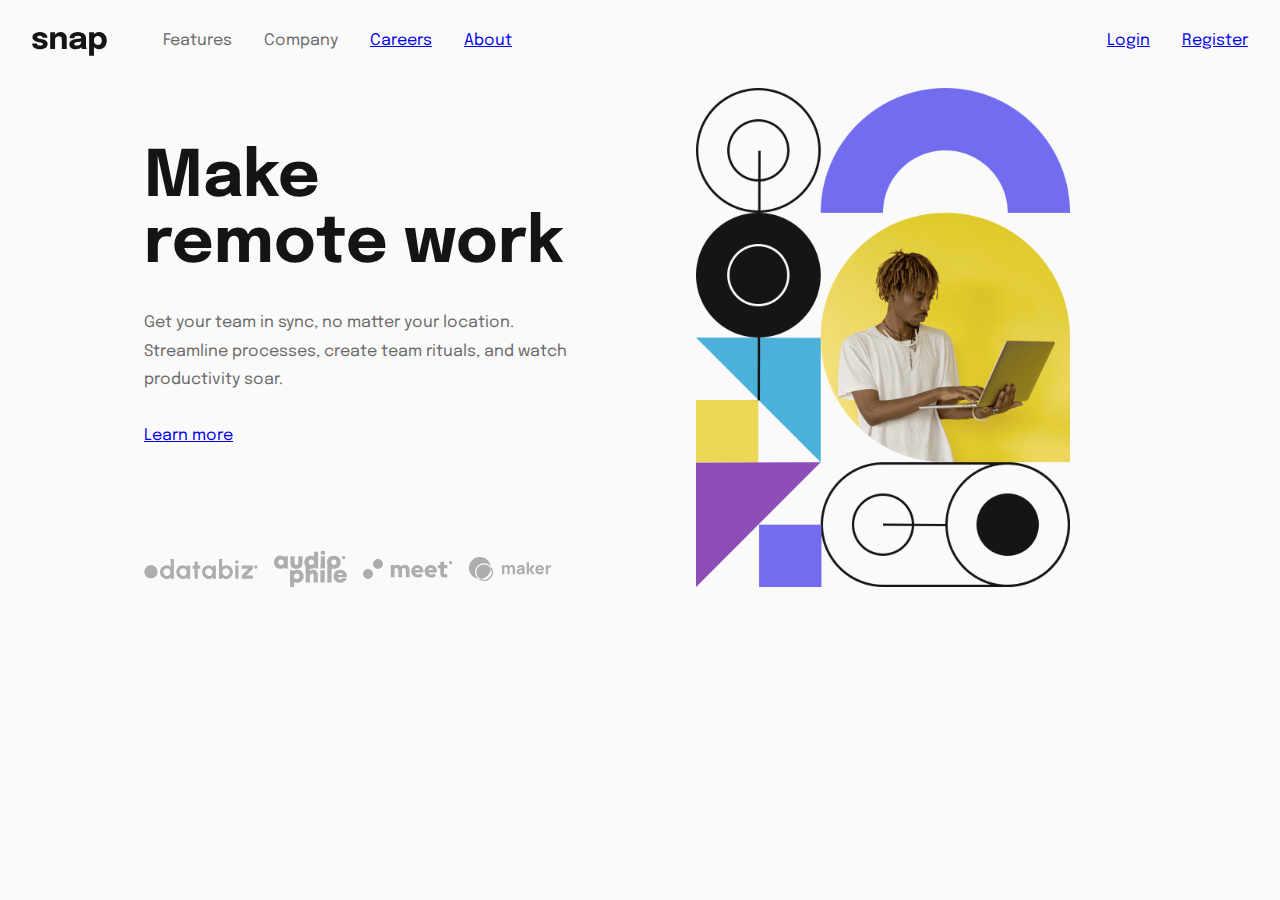
<file: Two Columns w Nav/index.html>
<!DOCTYPE html>
<html lang="en">

<head>
  <meta charset="UTF-8">
  <meta name="viewport" content="width=device-width, initial-scale=1.0">
  <!-- displays site properly based on user's device -->

  <link rel="icon" type="image/png" sizes="32x32" href="./images/favicon-32x32.png">
  <link rel="stylesheet" href="style.css">

  <title>Two Columns with Nav</title>

</head>

<body>

  <main>
    <header class="primary-header">
      <div>
        <img class="logo" src="./images/logo.svg" alt="">
      </div>

      <nav>
        <ul class="primary-navigation">
          <div class="primary-navigation-list">
            <li>Features</li>
            <li>Company</li>
            <li><a href="#">Careers</a></li>
            <li><a href="#">About</a></li>
          </div>

          <div class="primary-navigation-list">
            <li><a class="link-transparent" href="#">Login</a></li>
            <li><a class="link-outline" href="#">Register</a></li>
          </div>
        </ul>
      </nav>
    </header>

    <div class="site-wrapper">
      <div class="site-content">
        <div>
          <h1 class="site-title">Make remote work</h1>

          <p class="site-text">
            Get your team in sync, no matter your location. Streamline processes,
            create team rituals, and watch productivity soar.
          </p>

          <a class="learn-more link-dark" href="#">Learn more</a>
        </div>


        <ul class="site-sponsers">
          <li><img src="./images/client-databiz.svg" alt="Databiz"></li>
          <li><img src="./images/client-audiophile.svg" alt="Audiophile"></li>
          <li><img src="./images/client-meet.svg" alt="Meet"></li>
          <li><img src="./images/client-maker.svg" alt="Maker"></li>
        </ul>
      </div>

      <picture class="site-img">
        <source media="(min-width: 60em)" srcset="./images/image-hero-desktop.png">
        <img src="./images/image-hero-mobile.png" alt="" />
      </picture>
    </div>

  </main>

</body>

</html>
</file>
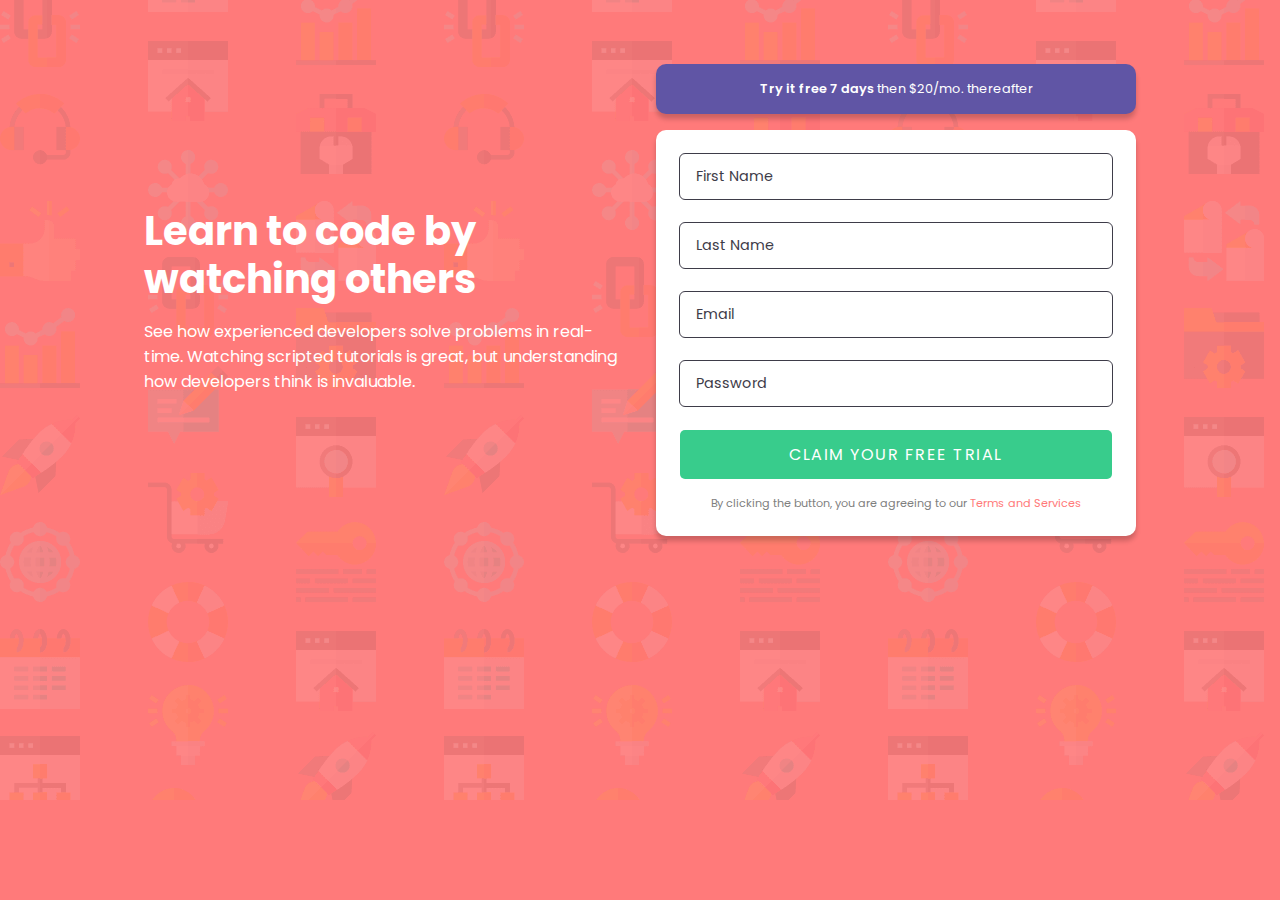
<file: Two Columns w No Nav/index.html>
<!DOCTYPE html>
<html lang="en">

<head>
  <meta charset="UTF-8">
  <meta name="viewport" content="width=device-width, initial-scale=1.0">
  <!-- displays site properly based on user's device -->

  <link rel="icon" type="image/png" sizes="32x32" href="./images/favicon-32x32.png">

  <link rel="stylesheet" href="style.css">
  <script src="./script.js" defer></script>
  <title>Signup Form</title>

</head>

<body>

  <main class="signup-wrapper">
    <div>
      <h1 class="signup-title">
        Learn to code by watching others
      </h1>

      <p class="signup-text">
        See how experienced developers solve problems in real-time. Watching scripted tutorials is great,
        but understanding how developers think is invaluable.
      </p>
    </div>

    <div>
      <div class="signup-form-alert">
        <strong>Try it free 7 days</strong> then $20/mo. thereafter
      </div>

      <form class="signup-form" data-signup-form>
        <div class="signup-form-item">
          <div class="signup-form-input-wrapper">
            <img class="error-icon" src="./images/icon-error.svg" alt="" data-first-name-error-icon>
            <input class="signup-form-input" type="text" placeholder="First Name" data-first-name>
          </div>
          <p class="signup-form-error" data-first-name-error></p>
        </div>

        <div class="signup-form-item">
          <div class="signup-form-input-wrapper">
            <img class="error-icon" src="./images/icon-error.svg" alt="" data-last-name-error-icon>
            <input class="signup-form-input" type="text" placeholder="Last Name" data-last-name>
          </div>
          <p class="signup-form-error" data-last-name-error></p>
        </div>

        <div class="signup-form-item">
          <div class="signup-form-input-wrapper">
            <img class="error-icon" src="./images/icon-error.svg" alt="" data-email-error-icon>

            <input class="signup-form-input" type="email" placeholder="Email" data-email>
          </div>
          <p class="signup-form-error" data-email-error></p>
        </div>

        <div class="signup-form-item">
          <div class="signup-form-input-wrapper">
            <img class="error-icon" src="./images/icon-error.svg" alt="" data-password-error-icon>

            <input class="signup-form-input" type="text" placeholder="Password" data-password>
          </div>
          <p class="signup-form-error" data-password-error></p>
        </div>

        <div>
          <button class="signup-form-submit-btn" type="submit">
            Claim your free trial
          </button>
        </div>
        <span class="signup-form-terms-and-service">
          By clicking the button, you are agreeing to our <a class="signup-form-terms-and-service-link" href="#">Terms
            and Services</a>
        </span>
      </form>
    </div>
  </main>


</body>

</html>
</file>
<file: Two Columns w Nav/style.css>
@import url("https://fonts.googleapis.com/css2?family=Epilogue:ital,wght@0,100..900;1,100..900&display=swap");

:root {
  --white-200: hsl(0, 0%, 98%);
  --gray-500: hsl(0, 0%, 41%);
  --black-800: hsl(0, 0%, 8%);

  --fs-base: 1.125rem;

  --ff-primary: "Epilogue", sans-serif;

  --fw-normal: 400;
  --fw-medium: 500;
  --fw-bold: 700;
}

/* CSS Reset */

/* makes sure padding and borders are calculated in the size of an element */

*,
*::before,
*::after {
  box-sizing: border-box;
}

/* remove default spacing and force children to inherit the font of their parents by default */

* {
  margin: 0;
  padding: 0;
  font: inherit;
}

/* adds hanging punctuation when its the first or last character in text, currently not supported in Chrome as of 2024 */

html {
  hanging-punctuation: first last;
}

/* body should take at least the full height of the viewport */

body {
  min-height: 100svh; /* svh assumes theres a address bar open on mobile and prevents layout shift when it disappears */
}

/* responsive images/videos */

img,
video,
svg,
picture {
  display: block; /* images/videos should be on their own line */
  max-width: 100%; /* width of images and videos should be at most be 100% of their container */
}

/* Make long headings display evenly across multiple lines by default */

h1,
h2,
h3,
h4,
h5,
h6 {
  text-wrap: balance;
}

/* Gets rid of text orphans and limits text line length by default */

p {
  max-inline-size: 75ch; /* similar to max-width except its a logical property, so it can adjust to different writing mode directions */
  text-wrap: pretty;
}

/* eliminates scroll snap behavior when the user prefers reduced motion and adds some space above the section being scrolled to  */

@media (prefers-reduced-motion: no-preference) {
  html {
    scroll-behavior: smooth;
    scroll-padding-top: 3rem; /* personal peference on how much space (usually 3-5 rem) */
  }
}

/* Layouts */

.site-wrapper {
  display: grid;
}
@media (min-width: 60em) {
  .site-wrapper {
    grid-template-columns: minmax(2rem, 1fr) repeat(2, minmax(0, 30rem)) minmax(2rem, 1fr);
    gap: 7rem;
  }

  .site-wrapper > :first-child {
    grid-column: 2 / span 1;
  }

  .site-wrapper > :last-child {
    grid-column: 3 / span 1;
  }
}

/* General Styles */

body {
  background-color: var(--white-200);
  color: var(--gray-500);
  font-family: var(--ff-primary);
  font-weight: var(--fw-normal);
  display: grid;
  grid-template-rows: min-content 1fr;
}

ul[class] {
  list-style: none;
}

/* Header & Nav Styles */

.primary-header {
  display: flex;
  align-items: start;
  gap: 3.5rem;
  padding: 2rem;
}

nav {
  width: 100%;
}

.primary-navigation {
  display: flex;
  align-items: center;
  justify-content: space-between;

  & .primary-navigation-list {
    display: flex;
    align-items: center;
    gap: 2rem;
  }
}

/* Site Styles */

.site-content {
  /* We have a grid system within the main two column grid so we can align the items within the grid blocks more presicely */
  display: grid;
  gap: 2rem;
}

.site-content > :first-child {
  /* Align the .site-content first child to the middle of the first grid block */
  align-self: center;
  display: grid;
  gap: 2rem;
  margin-top: 2rem;
}

.site-title {
  font-size: 4rem;
  font-weight: var(--fw-bold);
  color: var(--black-800);
}

.site-text {
  line-height: 1.8;
}

.site-sponsers {
  /* Align the sponsers to the bottom of the first grid block  */
  align-self: end;
  display: flex;
  align-items: center;
  gap: 1rem;
}

.site-img {
  width: 85%;
}
</file>
<file: Two Columns w No Nav/style.css>
@import url("https://fonts.googleapis.com/css2?family=Poppins:ital,wght@0,100;0,200;0,300;0,400;0,500;0,600;0,700;0,800;0,900;1,100;1,200;1,300;1,400;1,500;1,600;1,700;1,800;1,900&display=swap");

* {
  --red-400-opacity: 1;
  --green-400-opacity: 1;
  --blue-400-opacity: 1;
  --blue-100-opacity: 1;
  --blue-800-opacity: 1;

  --red-400: hsla(0deg 100% 74% / var(--red-400-opacity));
  --green-400: hsla(154deg 59% 51% / var(--green-400-opacity));
  --blue-100: hsla(246deg 25% 77% / var(--blue-100-opacity));
  --blue-400: hsla(248deg 32% 49% / var(--blue-400-opacity));
  --blue-800: hsla(249deg 10% 26% / var(--blue-800-opacity));

  --fs-base: 1rem;

  --ff-primary: "Poppins", sans-serif;

  --fw-normal: 400;
  --fw-medium: 500;
  --fw-semibold: 600;
  --fw-bold: 700;
}

/* CSS Reset */

/* makes sure padding and borders are calculated in the size of an element */

*,
*::before,
*::after {
  box-sizing: border-box;
}

/* remove default spacing and force children to inherit the font of their parents by default */

* {
  margin: 0;
  padding: 0;
  font: inherit;
}

/* adds hanging punctuation when its the first or last character in text, currently not supported in Chrome as of 2024 */

html {
  hanging-punctuation: first last;
}

/* body should take at least the full height of the viewport */

body {
  min-height: 100svh; /* svh assumes theres a address bar open on mobile and prevents layout shift when it disappears */
}

/* responsive images/videos */

img,
video,
svg,
picture {
  display: block; /* images/videos should be on their own line */
  max-width: 100%; /* width of images and videos should be at most be 100% of their container */
}

/* Make long headings display evenly across multiple lines by default */

h1,
h2,
h3,
h4,
h5,
h6 {
  text-wrap: balance;
}

/* Gets rid of text orphans and limits text line length by default */

p {
  max-inline-size: 75ch; /* similar to max-width except its a logical property, so it can adjust to different writing mode directions */
  text-wrap: pretty;
}

/* eliminates scroll snap behavior when the user prefers reduced motion and adds some space above the section being scrolled to  */

@media (prefers-reduced-motion: no-preference) {
  html {
    scroll-behavior: smooth;
    scroll-padding-top: 3rem; /* personal peference on how much space (usually 3-5 rem) */
  }
}

/* Loyout Styles */

.signup-wrapper {
  display: grid;
  gap: 2rem;
  text-align: center;
}

@media (min-width: 45em) {
  .signup-wrapper {
    grid-template-columns: minmax(2rem, 1fr) repeat(2, minmax(0, 30rem)) minmax(2rem, 1fr);
    text-align: left;
  }

  /* Select first and last children of the .signup-wrapper */
  .signup-wrapper > :first-child {
    grid-column: 2 / span 1;
    align-self: center;
  }

  .signup-wrapper > :last-child {
    grid-column: 3 / span 1;
  }
}

/* General Styles */

body {
  --mobile-padding-inline: 1.5rem;
  --mobile-padding-block: 4rem;

  font-family: var(--ff-primary);
  font-size: var(--fs-base);
  font-weight: var(--fw-normal);
  color: #fff;
  background-color: var(--red-400);
  background-image: url("./images/bg-intro-mobile.png");
  background-repeat: no-repeat;
  padding: var(--mobile-padding-block) var(--mobile-padding-inline);
}
@media (min-width: 45em) {
  body {
    background-image: url("./images/bg-intro-desktop.png");
  }
}

/* Signup Styles */

.signup-title {
  font-size: clamp(1.5rem, 7vw, 2.5rem);
  font-weight: var(--fw-semibold);
  margin-bottom: 1rem;
}
@media (min-width: 45rem) {
  .signup-title {
    font-weight: var(--fw-bold);
    line-height: 1.2;
  }
}

.signup-form-alert {
  background-color: var(--blue-400);
  text-align: center;
  padding: 1rem 4rem;
  font-size: 0.8rem;
  border-radius: 10px;
  margin-bottom: 1rem;
  box-shadow: 0px 5px 5px 0px rgba(0, 0, 0, 0.2);

  & strong {
    font-weight: var(--fw-semibold);
  }
}

.signup-form {
  background-color: #fff;
  border-radius: 10px;
  padding: 1.5rem;
  display: grid;
  gap: 1rem;
  box-shadow: 0px 5px 5px 0px rgba(0, 0, 0, 0.2);

  & .signup-form-input-wrapper {
    position: relative;

    & .error-icon {
      position: absolute;
      right: 0.75rem;
      top: 50%;
      transform: translate(-50%, -65%);
      opacity: 0;
      pointer-events: none;
    }

    & .signup-form-input {
      width: 100%;
      padding: 0.75rem 3.5rem 0.75rem 1rem;
      border-radius: 5px;
      border: 0;
      outline: 1px solid var(--blue-800);
      font-size: 0.9rem;
      margin-bottom: 0.5rem;

      &::placeholder {
        color: var(--blue-800);
      }
    }
  }

  & .signup-form-error {
    color: var(--red-400);
    font-size: 0.75rem;
    font-style: italic;
    margin-left: auto;
    max-width: fit-content;

    &:empty {
      display: none;
    }
  }

  & .signup-form-submit-btn {
    width: 100%;
    padding: 0.75rem;
    color: #fff;
    border: 0;
    background-color: var(--green-400);
    border-radius: 5px;
    text-transform: uppercase;
    letter-spacing: 1.5px;
    cursor: pointer;

    &:hover,
    &:focus-visible {
      --green-400-opacity: 0.7;
    }

    &:focus-visible {
      outline: 3px solid var(--green-400);
      outline-offset: 4px;
    }
  }

  & .signup-form-terms-and-service {
    font-size: 0.7rem;
    color: gray;
    text-align: center;

    & .signup-form-terms-and-service-link {
      text-decoration: none;
      color: var(--red-400);

      &:hover,
      &:focus-visible {
        text-decoration: underline;
      }
    }
  }
}

/* Utility classes */

.signup-form .signup-form-input.input-error {
  outline: 1px solid var(--red-400);

  &::placeholder {
    color: var(--red-400);
  }
}
</file>
